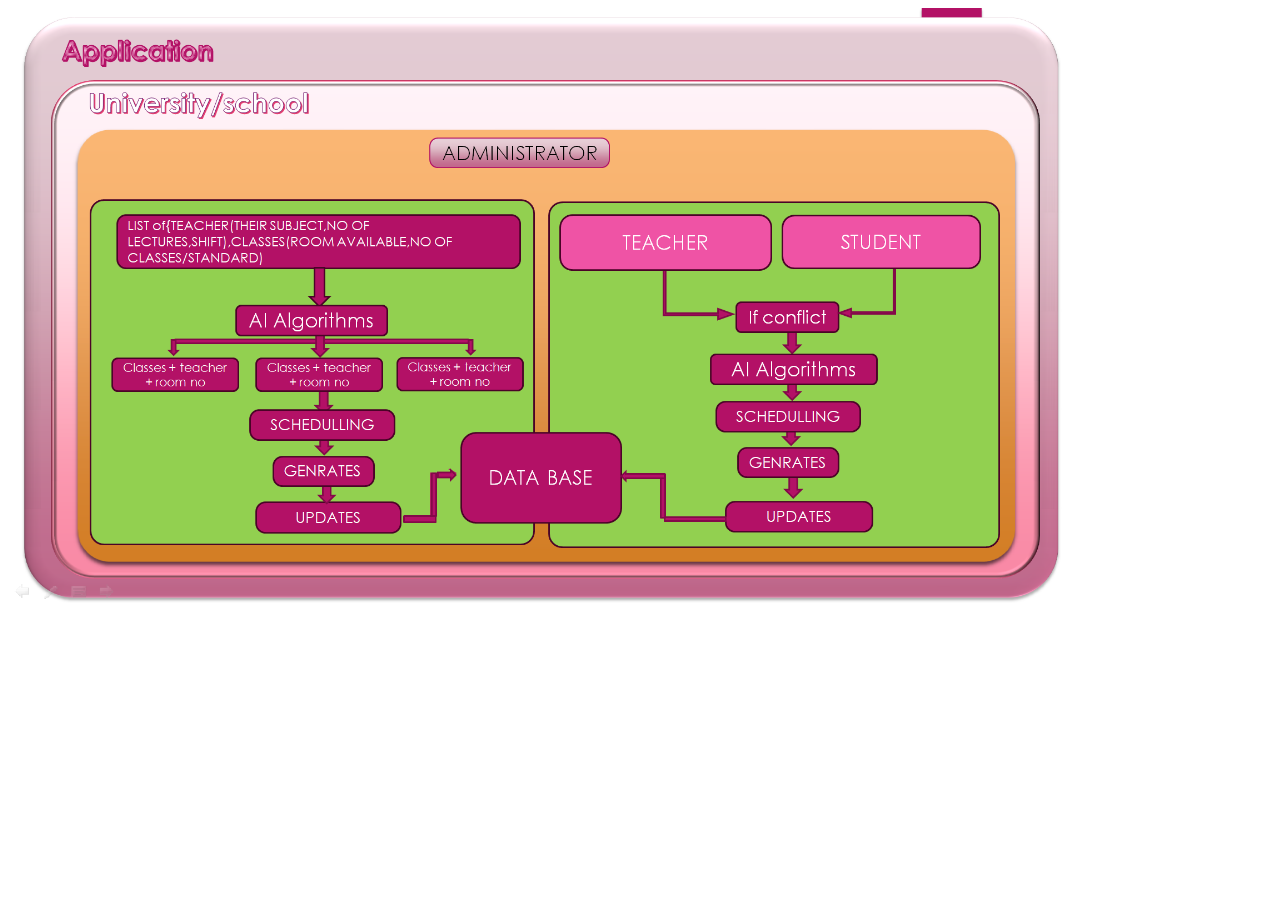
<file: demo.html>
<!DOCTYPE html>
    <html>
    <head>
        <title>Background Image Example</title>
            </head>
    <body>
       <img src="assets/img/demo_img.png" alt="Girl in a jacket" width="auto" height="600"> 
    </body>
    </html>
</file>
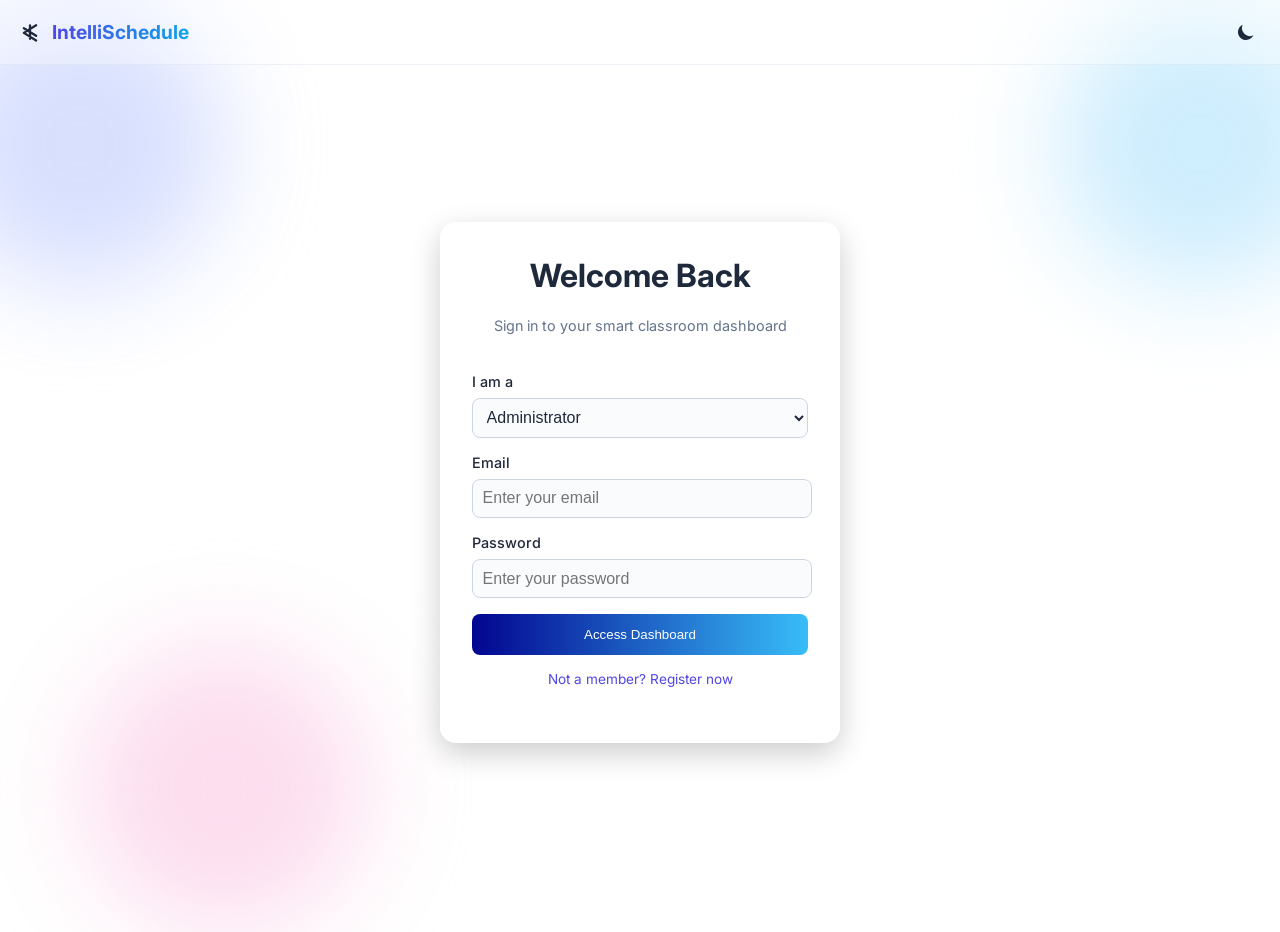
<file: login_register_single.html>
<!DOCTYPE html>
<html lang="en">
<head>
  <meta charset="UTF-8">
  <meta name="viewport" content="width=device-width, initial-scale=1.0">
  <title>EduSmart - Login & Register</title>
  <link rel="preconnect" href="https://fonts.googleapis.com">
  <link rel="preconnect" href="https://fonts.gstatic.com" crossorigin>
  <link href="https://fonts.googleapis.com/css2?family=Inter:wght@400;500;600;700&display=swap" rel="stylesheet">
  <style>
    html, body {
      height: 100%;
      overflow: hidden;
      margin: 0;
      font-family: 'Inter', sans-serif;
      background: #ffffff;
      color: #1e293b;
      transition: background 0.5s, color 0.5s;
    }
    body.dark {
      background: #0f172a;
      color: #e2e8f0;
    }

    .gradient-text {
      background: linear-gradient(to right, #4f46e5, #0ea5e9);
      -webkit-background-clip: text;
      -webkit-text-fill-color: transparent;
    }
    body.dark .gradient-text {
      background: linear-gradient(to right, #818cf8, #38bdf8);
      -webkit-background-clip: text;
      -webkit-text-fill-color: transparent;
    }

    /* Animated blobs */
    @keyframes blob-animation {
      0% { transform: translate(0px, 0px) scale(1); }
      33% { transform: translate(30px, -50px) scale(1.1); }
      66% { transform: translate(-20px, 20px) scale(0.9); }
      100% { transform: translate(0px, 0px) scale(1); }
    }
    .blob {
      position: absolute;
      border-radius: 50%;
      mix-blend-mode: multiply;
      filter: blur(50px);
      opacity: 0.7;
      animation: blob-animation 8s infinite ease-in-out;
      z-index: 0;
    }
    .blob:nth-child(1) {
      top: 0; left: -4rem;
      width: 18rem; height: 18rem;
      background: #c7d2fe;
    }
    body.dark .blob:nth-child(1) { background: #312e81; }
    .blob:nth-child(2) {
      top: 0; right: -4rem;
      width: 18rem; height: 18rem;
      background: #bae6fd;
      animation-delay: -2s;
    }
    body.dark .blob:nth-child(2) { background: #0c4a6e; }
    .blob:nth-child(3) {
      bottom: -2rem; left: 5rem;
      width: 18rem; height: 18rem;
      background: #fbcfe8;
      animation-delay: -4s;
    }
    body.dark .blob:nth-child(3) { background: #831843; }

    /* Navbar */
    nav {
      background: rgba(255, 255, 255, 0.3);
      backdrop-filter: blur(10px);
      border-bottom: 1px solid rgba(203, 213, 225, 0.3);
      padding: 0 1rem;
      height: 4rem;
      display: flex;
      align-items: center;
      justify-content: space-between;
      position: relative;
      z-index: 10;
    }
    body.dark nav {
      background: rgba(30, 41, 59, 0.3);
      border-color: rgba(71, 85, 105, 0.3);
    }

    nav .logo {
      display: flex;
      align-items: center;
      font-weight: bold;
      font-size: 1.2rem;
      gap: 0.5rem;
    }

    #theme-toggle {
      border: none;
      background: transparent;
      padding: 0.5rem;
      border-radius: 8px;
      cursor: pointer;
      color: #1e293b;
      transition: color 0.3s;
    }
    body.dark #theme-toggle { color: #ffffff; }

    /* Main */
    main {
      flex-grow: 1;
      display: flex;
      justify-content: center;
      align-items: center;
      padding: 1rem;
      position: relative;
      z-index: 10;
    }

    .container {
      position: relative;
      width: 400px;
      background: rgba(255, 255, 255, 0.6);
      backdrop-filter: blur(20px);
      border-radius: 1rem;
      box-shadow: 0px 10px 30px rgba(0,0,0,0.2);
      overflow: hidden;
      transition: background 0.3s;
    }
    body.dark .container { background: rgba(30, 41, 59, 0.6); }

    .forms {
      display: flex;
      width: 200%;
      transition: transform 0.5s ease;
    }
    .form {
      width: 50%;
      padding: 2rem;
      text-align: center;
      padding-top: 2px;
      padding-bottom: 10px;
    }
    .form h1 {
      font-size: 2rem;
      font-weight: 700;
      margin-bottom: 0.5rem;
    }
    .form p {
      font-size: 0.9rem;
      color: #64748b;
    }
    body.dark .form p { color: #94a3b8; }

    form {
      margin-top: 1.5rem;
      text-align: left;
    }
    label {
      font-size: 0.9rem;
      font-weight: 500;
      display: block;
      margin-bottom: 0.5rem;
    }
    input{
      width: 95%;
      padding: 0.6rem;
      border-radius: 0.5rem;
      border: 1px solid #cbd5e1;
      margin-bottom: 1rem;
      background: rgba(248, 250, 252, 0.8);
      color: inherit;
      font-size: 1rem;
      transition: border 0.2s;
    }
    select {
      width: 100%;
      padding: 0.6rem;
      border-radius: 0.5rem;
      border: 1px solid #cbd5e1;
      margin-bottom: 1rem;
      background: rgba(248, 250, 252, 0.8);
      color: inherit;
      font-size: 1rem;
      transition: border 0.2s;
    }
    body.dark input, body.dark select {
      background: rgba(51, 65, 85, 0.8);
      border-color: #475569;
      color: #f1f5f9;
    }
    input:focus, select:focus {
      outline: none;
      border-color: #6366f1;
    }

    button.submit {
      width: 100%;
      padding: 0.8rem;
      background: linear-gradient(to right, #020590, #38bdf8);
      color: white;
      border: none;
      border-radius: 0.5rem;
      font-weight: 500;
      cursor: pointer;
      transition: transform 0.3s, background 0.3s;
    }
    button.submit:hover {
      background: #4338ca;
      transform: scale(1.05);
    }
    body.dark button.submit {
      background: linear-gradient(to right, #020590, #38bdf8);
    }
    body.dark button.submit:hover {
      background: linear-gradient(to left, #020590, #38bdf8);
    }

    .toggle-link {
      display: block;
      margin-top: 1rem;
      font-size: 0.85rem;
      color: #4f46e5;
      text-align: center;
      cursor: pointer;
    }
    .toggle-link:hover { text-decoration: underline; }
  </style>
</head>
<body>
  <!-- Animated blobs -->
  <div class="blob"></div>
  <div class="blob"></div>
  <div class="blob"></div>

 <div style="height:100%; display:flex; flex-direction:column; position:relative; z-index:10;">
    <!-- Navbar -->
    <nav>
      <div class="logo">
        <svg width="28" height="28" fill="none" stroke="currentColor" stroke-width="2" viewBox="0 0 24 24">
          <path stroke-linecap="round" stroke-linejoin="round" d="M12 6.253v11.494m-5.247-8.991l10.494 6.494M17.247 6.253L6.753 12.747m10.494 6.494L6.753 12.747" />
        </svg>
        <span class="gradient-text"> IntelliSchedule</span>
      </div>
      <button id="theme-toggle" aria-label="Toggle dark mode">
        <svg id="theme-toggle-dark-icon" width="20" height="20" fill="currentColor" style="display:none" viewBox="0 0 20 20">
          <path d="M17.293 13.293A8 8 0 016.707 2.707a8 8 0 1010.586 10.586z"/>
        </svg>
        <svg id="theme-toggle-light-icon" width="20" height="20" fill="currentColor" style="display:none" viewBox="0 0 20 20">
          <path d="M17.293 13.293A8 8 0 016.707 2.707a8 8 0 1010.586 10.586z"/>
        </svg>
      </button>
    </nav>

    <!-- Main -->
    <main>
      <div class="container" id="form-container">
        <div class="forms">
          <!-- Login -->
          <div class="form login" style="display: flex;flex-direction: column;flex-wrap: wrap;align-content: space-around;">
            <h1 style="margin-top: 32px;">Welcome Back</h1>
            <p>Sign in to your smart classroom dashboard</p>
            <form>
              <label for="role">I am a</label>
              <select id="role" name="role">
                <option>Administrator</option>
                <option>Teacher</option>
                <option>Student</option>
              </select>
              <label>Email</label>
              <input type="email" placeholder="Enter your email" required>
              <label>Password</label>
              <input type="password" placeholder="Enter your password" required>
              <button type="submit" class="submit" id="dashboard">Access Dashboard</button>
            </form>
            <span class="toggle-link" id="to-register">Not a member? Register now</span>
          </div>

          <!-- Register -->
          <div class="form register">
            <h1>Create Account</h1>
            <p>Join the IntelliSchedule platform</p>
            <form>
              <label>Name</label>
              <input type="text" placeholder="Enter your name" required>
              <label>Email</label>
              <input type="email" placeholder="Enter your email" required>
              <label>Password</label>
              <input type="password" placeholder="Create a password" required>
              <label>Confirm Password</label>
              <input type="password" placeholder="Confirm your password" required>
              <button type="submit" class="submit">Signup</button>
            </form>
            <span class="toggle-link" id="to-login">Already have an account? Login</span>
          </div>
        </div>
      </div>
    </main>
  </div>

  <script>
    // Theme toggle
    const btn = document.getElementById('theme-toggle');
    const darkIcon = document.getElementById('theme-toggle-dark-icon');
    const lightIcon = document.getElementById('theme-toggle-light-icon');

    function applyTheme(isDark) {
      if (isDark) {
        document.body.classList.add('dark');
        lightIcon.style.display = 'block';
        darkIcon.style.display = 'none';
        localStorage.setItem('theme', 'dark');
      } else {
        document.body.classList.remove('dark');
        darkIcon.style.display = 'block';
        lightIcon.style.display = 'none';
        localStorage.setItem('theme', 'light');
      }
    }

    const isDark = localStorage.getItem('theme') === 'dark' ||
      (!('theme' in localStorage) && window.matchMedia('(prefers-color-scheme: dark)').matches);
    applyTheme(isDark);

    btn.addEventListener('click', () => {
      const isCurrentlyDark = document.body.classList.contains('dark');
      applyTheme(!isCurrentlyDark);
    });

    // Form toggle
    const formContainer = document.getElementById('form-container');
    const formsWrapper = formContainer.querySelector('.forms');
    const dash = document.getElementById('dashboard');
    const toRegister = document.getElementById('to-register');
    const toLogin = document.getElementById('to-login');

    toRegister.addEventListener('click', () => {
      formsWrapper.style.transform = 'translateX(-50%)';
    });
    dash.addEventListener('click', () => {
     window.location.href = 'Timetable_pdf.html';
    });
    toLogin.addEventListener('click', () => {
      formsWrapper.style.transform = 'translateX(0)';
    });
  </script>
</body>
</html>
</file>
